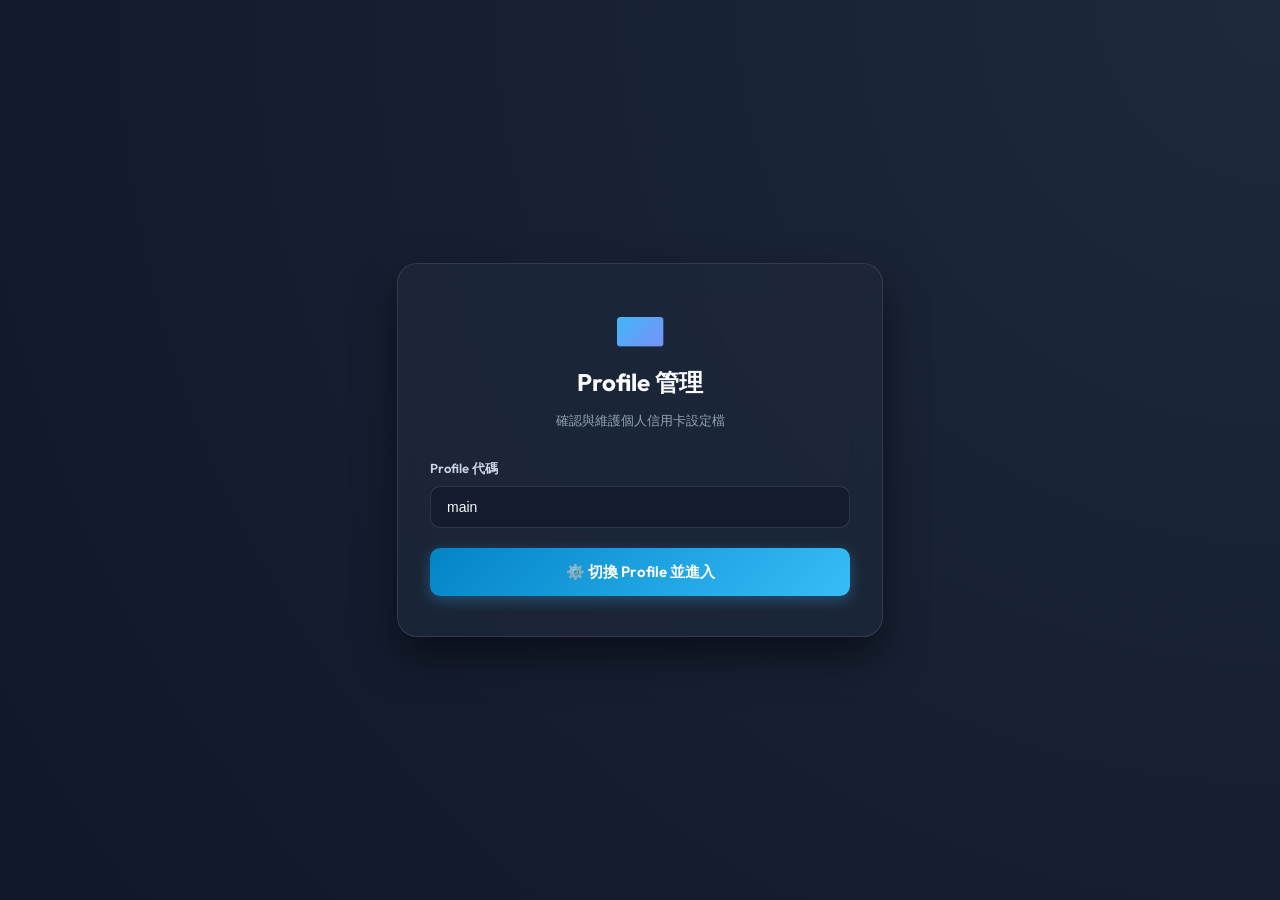
<file: web/login.html>
<!DOCTYPE html>
<html lang="zh-TW">

<head>
    <meta charset="UTF-8">
    <meta name="viewport" content="width=device-width, initial-scale=1.0">
    <title>CardFlow Analytics - Profile 管理</title>
    <!-- 引入 Outfit 字型 -->
    <link href="https://fonts.googleapis.com/css2?family=Outfit:wght@300;400;500;600;700&display=swap" rel="stylesheet">
    <!-- 引入 AI風 CSS模組 -->
    <link rel="stylesheet" href="styles.css">
</head>

<body class="login-page">
    <div class="login-card">
        <div class="login-header">
            <div class="login-icon">💳</div>
            <h2 class="login-title"> Profile 管理</h2>
            <p class="login-subtitle">確認與維護個人信用卡設定檔</p>
        </div>

        <div id="alertBox" class="alert-box"></div>

        <form id="loginForm" onsubmit="handleLogin(event)">
            <div class="form-group">
                <label class="form-label" for="username">Profile 代碼</label>
                <input type="text" id="username" class="form-input" value="main" placeholder="例如: main (自動連結 user_main)"
                    required>
            </div>

            <!-- 註解金鑰/密碼驗證區塊，僅保留 Profile 代碼切換功能 -->
            <!--
            <div class="form-group">
                <label class="form-label" for="password">驗證金鑰 / 密碼</label>
                <input type="password" id="password" class="form-input" placeholder="可留空或輸入隨意金鑰">
            </div>
            -->

            <button type="submit" id="btnLogin" class="login-btn">⚙️ 切換 Profile 並進入</button>
        </form>
    </div>

    <script>
        async function handleLogin(e) {
            e.preventDefault();
            const alertBox = document.getElementById('alertBox');
            const btnLogin = document.getElementById('btnLogin');
            const username = document.getElementById('username').value.trim();
            /* 密碼驗證邏輯已註解停用 */
            /* const password = document.getElementById('password') ? document.getElementById('password').value : ''; */
            const password = '';

            alertBox.style.display = 'none';
            btnLogin.disabled = true;
            btnLogin.innerText = '⌛ 正在切換 Profile...';

            try {
                const response = await fetch('/api/auth/login', {
                    method: 'POST',
                    headers: { 'Content-Type': 'application/json' },
                    body: JSON.stringify({ username, password })
                });

                const data = await response.json();

                if (response.ok && data.status === 'ok') {
                    alertBox.className = 'alert-box alert-success';
                    alertBox.innerText = '✅ ' + data.message;
                    alertBox.style.display = 'block';

                    setTimeout(() => {
                        window.location.href = 'cards_manager.html';
                    }, 600);
                } else {
                    alertBox.className = 'alert-box alert-error';
                    alertBox.innerText = '❌ ' + (data.detail || '切換失敗，請確認 Profile 代碼');
                    alertBox.style.display = 'block';
                    btnLogin.disabled = false;
                    btnLogin.innerText = '⚙️ 切換 Profile 並進入';
                }
            } catch (err) {
                alertBox.className = 'alert-box alert-error';
                alertBox.innerText = '❌ 連線 API 伺服器失敗: ' + err.message;
                alertBox.style.display = 'block';
                btnLogin.disabled = false;
                btnLogin.innerText = '⚙️ 切換 Profile 並進入';
            }
        }
    </script>
</body>

</html>
</file>
<file: web/styles.css>
/* web/styles.css - 模組化 CSS 主進入點 */
@import url('styles/head.css');
@import url('styles/body.css');
@import url('styles/container.css');
@import url('styles/console.css');
@import url('styles/error.css');
@import url('styles/cards_manager.css');
@import url('styles/login.css');
@import url('styles/dashboard.css');
@import url('styles/plot.css');
</file>
